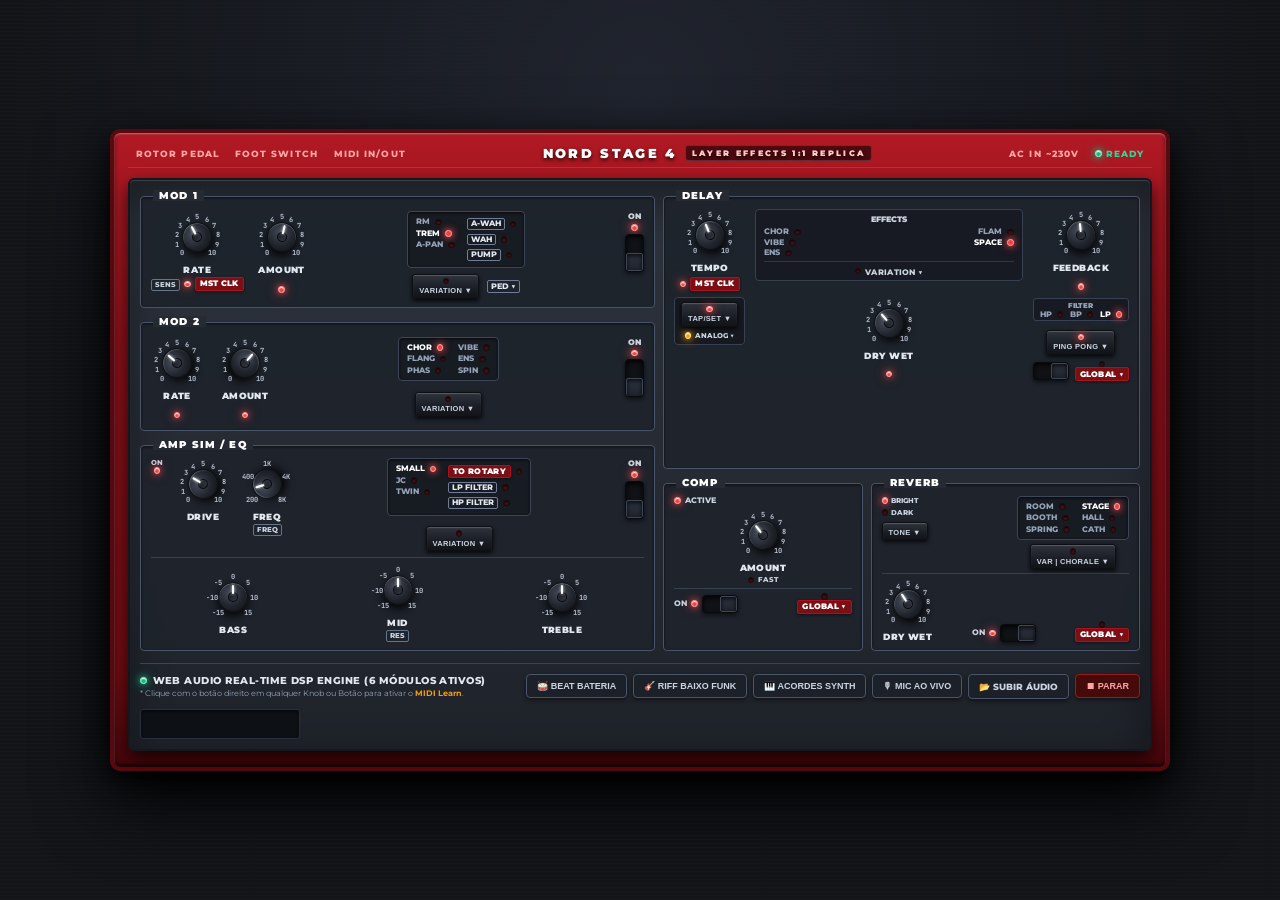
<file: public/layer-effects.html>
<!DOCTYPE html>
<html lang="pt-BR">
<head>
  <meta charset="UTF-8">
  <meta name="viewport" content="width=device-width, initial-scale=1.0">
  <title>Nord Layer Effects - Hardware Rack</title>
  <link rel="preconnect" href="https://fonts.googleapis.com">
  <link rel="preconnect" href="https://fonts.gstatic.com" crossorigin>
  <link href="https://fonts.googleapis.com/css2?family=Montserrat:wght@400;600;800;900&family=JetBrains+Mono:wght@500;700&display=swap" rel="stylesheet">
  <style>
    /* ================================================================
       RESET & BASE STYLES
       ================================================================ */
    *, *::before, *::after {
      box-sizing: border-box;
      margin: 0;
      padding: 0;
      user-select: none;
      -webkit-user-select: none;
    }

    body {
      background-color: #121418;
      background-image: 
        radial-gradient(circle at 50% 10%, #20242e 0%, transparent 60%),
        repeating-linear-gradient(0deg, rgba(255,255,255,0.015) 0px, rgba(255,255,255,0.015) 1px, transparent 1px, transparent 4px);
      color: #e0e4ec;
      font-family: 'Montserrat', sans-serif;
      min-height: 100vh;
      display: flex;
      flex-direction: column;
      align-items: center;
      justify-content: center;
      padding: 16px;
      overflow-x: hidden;
    }

    /* ================================================================
       NORD RED CHASSIS & BEVELS
       ================================================================ */
    .rack-chassis {
      position: relative;
      width: 100%;
      max-width: 1060px;
      background: linear-gradient(180deg, #b01923 0%, #871018 35%, #700b12 85%, #46060b 100%);
      border-radius: 10px;
      padding: 12px 14px 16px;
      box-shadow: 
        0 30px 70px rgba(0, 0, 0, 0.95),
        0 10px 25px rgba(0, 0, 0, 0.7),
        inset 0 1px 2px rgba(255, 255, 255, 0.4),
        inset 0 -2px 4px rgba(0, 0, 0, 0.8);
      border: 4px solid #5a090f;
    }

    .chassis-header {
      display: flex;
      align-items: center;
      justify-content: space-between;
      margin-bottom: 10px;
      padding: 0 8px;
      font-size: 9px;
      font-weight: 800;
      letter-spacing: 0.12em;
      color: #fca5a5;
      text-transform: uppercase;
      border-bottom: 1px solid rgba(255, 255, 255, 0.12);
      padding-bottom: 6px;
    }

    .chassis-title {
      font-size: 13px;
      font-weight: 900;
      color: #ffffff;
      letter-spacing: 0.18em;
      text-shadow: 0 2px 4px rgba(0, 0, 0, 0.8);
      display: flex;
      align-items: center;
      gap: 8px;
    }

    .chassis-badge {
      font-size: 8px;
      background: rgba(0, 0, 0, 0.55);
      padding: 2px 6px;
      border-radius: 3px;
      color: #fecaca;
      border: 1px solid rgba(255, 255, 255, 0.15);
    }

    /* ================================================================
       MAIN HARDWARE PANEL (DARK MATTE CHARCOAL)
       ================================================================ */
    .panel-faceplate {
      position: relative;
      background: #272b33;
      background: linear-gradient(180deg, #2d323c 0%, #252932 60%, #1e2229 100%);
      border: 2px solid #14171d;
      border-radius: 6px;
      padding: 10px;
      box-shadow: 
        inset 0 1px 1px rgba(255, 255, 255, 0.15),
        inset 0 20px 40px rgba(0, 0, 0, 0.4),
        0 8px 18px rgba(0, 0, 0, 0.7);
    }

    /* Grid Layout: Left Column (MOD 1, MOD 2, AMP/EQ) | Right Column (DELAY, COMP, REVERB) */
    .panel-grid {
      display: grid;
      grid-template-columns: 1.08fr 1fr;
      gap: 8px;
    }

    @media (max-width: 860px) {
      .panel-grid {
        grid-template-columns: 1fr;
      }
    }

    /* ================================================================
       SECTION BOXES (SILKSCREEN BORDERS & CUTOUT TITLES)
       ================================================================ */
    .section-box {
      position: relative;
      border: 1px solid #4a5468;
      border-radius: 4px;
      background: rgba(30, 35, 44, 0.92);
      padding: 10px 10px 8px;
      box-shadow: inset 0 1px 3px rgba(0, 0, 0, 0.6);
      margin-top: 6px;
    }

    .section-cutout-title {
      position: absolute;
      top: -7px;
      left: 12px;
      background: #262a33;
      padding: 0 6px;
      font-size: 9.5px;
      font-weight: 900;
      letter-spacing: 0.12em;
      color: #ffffff;
      text-transform: uppercase;
      z-index: 5;
    }

    /* ================================================================
       ROTARY KNOBS WITH RADIAL PRINTED SCALES
       ================================================================ */
    .knob-container {
      display: flex;
      flex-direction: column;
      align-items: center;
      position: relative;
      cursor: ns-resize;
      outline: none;
    }

    .knob-dial-assembly {
      position: relative;
      width: 52px;
      height: 52px;
      display: flex;
      align-items: center;
      justify-content: center;
    }

    .radial-tick {
      position: absolute;
      font-family: 'JetBrains Mono', monospace;
      font-size: 7px;
      font-weight: 700;
      color: #bcc3d2;
      pointer-events: none;
      transform: translate(-50%, -50%);
      line-height: 1;
    }

    .knob-wheel {
      width: 30px;
      height: 30px;
      border-radius: 50%;
      background: radial-gradient(circle at 40% 35%, #444b58 0%, #20242c 55%, #0f1115 100%);
      border: 1px solid #0e1014;
      box-shadow: 
        0 4px 8px rgba(0, 0, 0, 0.9),
        inset 0 1px 1px rgba(255, 255, 255, 0.25);
      position: relative;
      display: flex;
      align-items: center;
      justify-content: center;
      transform: rotate(0deg);
      transition: box-shadow 0.1s;
    }

    .knob-pointer-line {
      position: absolute;
      top: 2px;
      width: 2px;
      height: 8.5px;
      background: #ffffff;
      border-radius: 1px;
      box-shadow: 0 0 3px rgba(255, 255, 255, 0.95);
    }

    .knob-center-cap {
      width: 10px;
      height: 10px;
      border-radius: 50%;
      background: linear-gradient(135deg, #181b22, #323844);
      border: 1px solid rgba(0, 0, 0, 0.8);
      box-shadow: inset 0 1px 1px rgba(255, 255, 255, 0.1);
    }

    .knob-label {
      font-size: 8.5px;
      font-weight: 900;
      text-transform: uppercase;
      letter-spacing: 0.05em;
      color: #e2e8f0;
      margin-top: 3px;
      text-align: center;
      line-height: 1;
    }

    .knob-sub-badge {
      font-size: 6.5px;
      font-weight: 800;
      text-transform: uppercase;
      padding: 1px 3px;
      border-radius: 2px;
      margin-top: 2px;
      border: 1px solid #64748b;
      color: #cbd5e1;
      cursor: pointer;
    }

    .knob-sub-badge.active {
      background: #ffffff;
      color: #000000;
      border-color: #ffffff;
    }

    .midi-badge-dot {
      position: absolute;
      top: -2px;
      right: -2px;
      width: 8px;
      height: 8px;
      border-radius: 50%;
      background: #f59e0b;
      box-shadow: 0 0 5px #f59e0b;
      border: 1px solid #000;
      display: none;
    }

    .midi-badge-dot.visible {
      display: block;
    }

    /* Tooltip */
    .knob-tooltip {
      position: absolute;
      top: -20px;
      background: rgba(0, 0, 0, 0.92);
      border: 1px solid #64748b;
      border-radius: 3px;
      padding: 2px 5px;
      font-family: 'JetBrains Mono', monospace;
      font-size: 8.5px;
      color: #38bdf8;
      pointer-events: none;
      white-space: nowrap;
      display: none;
      z-index: 50;
      box-shadow: 0 4px 10px rgba(0, 0, 0, 0.8);
    }

    .knob-container:hover .knob-tooltip,
    .knob-container.dragging .knob-tooltip {
      display: block;
    }

    /* ================================================================
       TACTILE PUSH BUTTONS & ROCKER SWITCHES
       ================================================================ */
    .tactile-btn {
      position: relative;
      background: linear-gradient(180deg, #2e333d 0%, #1a1d24 60%, #111317 100%);
      border: 1px solid #0d0f13;
      border-radius: 3px;
      padding: 3px 6px;
      box-shadow: 
        0 2px 4px rgba(0, 0, 0, 0.8),
        inset 0 1px 1px rgba(255, 255, 255, 0.2);
      cursor: pointer;
      display: inline-flex;
      flex-direction: column;
      align-items: center;
      justify-content: center;
      outline: none;
      transition: transform 0.05s, box-shadow 0.05s;
    }

    .tactile-btn:active, .tactile-btn.pressed {
      transform: translateY(1.5px);
      box-shadow: inset 0 2px 4px rgba(0, 0, 0, 0.9);
      background: linear-gradient(180deg, #181a20 0%, #252932 100%);
    }

    .btn-label-text {
      font-size: 7.5px;
      font-weight: 800;
      text-transform: uppercase;
      letter-spacing: 0.04em;
      color: #cbd5e1;
      line-height: 1;
      margin-top: 3px;
    }

    .btn-red-pill {
      background: #7a0f16;
      color: #ffffff !important;
      padding: 1.5px 4px;
      border-radius: 2px;
      font-size: 7.5px;
      font-weight: 900;
      letter-spacing: 0.04em;
      border: 1px solid #a8131e;
      box-shadow: 0 1px 3px rgba(0,0,0,0.5);
    }

    .btn-boxed-text {
      border: 1px solid #717d96;
      padding: 1px 3px;
      border-radius: 2px;
      color: #e2e8f0;
      font-size: 7.5px;
      font-weight: 800;
    }

    /* Rocker Switch */
    .rocker-wrapper {
      display: flex;
      flex-direction: column;
      align-items: center;
      gap: 3px;
    }

    .rocker-label {
      font-size: 8px;
      font-weight: 900;
      color: #cbd5e1;
      letter-spacing: 0.04em;
    }

    .rocker-switch {
      width: 19px;
      height: 38px;
      background: #101216;
      border-radius: 4px;
      border: 1.5px solid #080a0c;
      box-shadow: inset 0 2px 5px rgba(0,0,0,0.9), 0 2px 4px rgba(0,0,0,0.6);
      position: relative;
      cursor: pointer;
      display: flex;
      flex-direction: column;
      overflow: hidden;
    }

    .rocker-paddle {
      width: 100%;
      height: 52%;
      background: linear-gradient(180deg, #4b5262 0%, #2d3340 100%);
      border-radius: 2px;
      border: 1px solid #636c7f;
      transition: transform 0.12s ease-out, background 0.12s;
      box-shadow: 0 2px 4px rgba(0,0,0,0.7);
    }

    .rocker-switch.on .rocker-paddle {
      transform: translateY(18px);
      background: linear-gradient(180deg, #2d3340 0%, #1f232c 100%);
      border-color: #3f4656;
      box-shadow: inset 0 2px 4px rgba(0,0,0,0.8);
    }

    /* Horizontal Rocker Switch */
    .rocker-switch.horizontal {
      width: 36px;
      height: 18px;
      flex-direction: row;
    }

    .rocker-switch.horizontal .rocker-paddle {
      width: 52%;
      height: 100%;
    }

    .rocker-switch.horizontal.on .rocker-paddle {
      transform: translateX(17px);
    }

    /* ================================================================
       VIVID LED INDICATORS
       =============================================================== */
    .led-dot {
      width: 6.5px;
      height: 6.5px;
      border-radius: 50%;
      background: #3a1215;
      border: 1px solid #20080a;
      box-shadow: inset 0 1px 1px rgba(0,0,0,0.8);
      display: inline-block;
      transition: background 0.1s, box-shadow 0.1s;
    }

    .led-dot.on {
      background: #ef4444;
      border-color: #fca5a5;
      box-shadow: 
        0 0 6px #ef4444,
        0 0 12px rgba(239, 68, 68, 0.7),
        inset 0 1px 1px #ffffff;
    }

    .led-dot.amber.on {
      background: #f59e0b;
      border-color: #fde68a;
      box-shadow: 
        0 0 6px #f59e0b,
        0 0 12px rgba(245, 158, 11, 0.7),
        inset 0 1px 1px #ffffff;
    }

    .led-dot.green.on {
      background: #10b981;
      border-color: #a7f3d0;
      box-shadow: 
        0 0 6px #10b981,
        0 0 12px rgba(16, 185, 129, 0.7),
        inset 0 1px 1px #ffffff;
    }

    /* ================================================================
       VERTICAL SELECTOR COLUMNS (e.g. RM, TREM, A-PAN / CHOR, FLANG, etc)
       ================================================================ */
    .vertical-selector-matrix {
      display: flex;
      gap: 12px;
      background: #171b22;
      border: 1px solid #3d4658;
      border-radius: 4px;
      padding: 6px 8px;
      box-shadow: inset 0 1px 3px rgba(0,0,0,0.7);
    }

    .selector-col {
      display: flex;
      flex-direction: column;
      gap: 4px;
    }

    .selector-row-item {
      display: flex;
      align-items: center;
      gap: 5px;
      font-size: 7.5px;
      font-weight: 800;
      color: #94a3b8;
      cursor: pointer;
      line-height: 1;
    }

    .selector-row-item:hover {
      color: #ffffff;
    }

    .selector-row-item.active {
      color: #ffffff;
    }

    .selector-row-item.active .led-dot {
      background: #ef4444;
      border-color: #fca5a5;
      box-shadow: 0 0 6px #ef4444, 0 0 10px rgba(239, 68, 68, 0.7);
    }

    /* ================================================================
       REALTIME TEST AUDIO CONTROLLER & VISUALIZER BAR
       ================================================================ */
    .audio-player-dock {
      margin-top: 12px;
      padding-top: 10px;
      border-top: 1px solid #3c4456;
      display: flex;
      flex-wrap: wrap;
      align-items: center;
      justify-content: space-between;
      gap: 10px;
    }

    .player-btn-group {
      display: flex;
      align-items: center;
      gap: 6px;
      flex-wrap: wrap;
    }

    .audio-src-btn {
      background: #1b2029;
      border: 1px solid #4a5568;
      border-radius: 4px;
      color: #cbd5e1;
      font-size: 9px;
      font-weight: 800;
      text-transform: uppercase;
      padding: 6px 10px;
      cursor: pointer;
      display: flex;
      align-items: center;
      gap: 5px;
      box-shadow: 0 2px 4px rgba(0,0,0,0.5);
      transition: all 0.15s;
    }

    .audio-src-btn:hover {
      background: #2a3342;
      border-color: #64748b;
      color: #ffffff;
    }

    .audio-src-btn.active {
      background: #991b1b;
      border-color: #ef4444;
      color: #ffffff;
      box-shadow: 0 0 10px rgba(239, 68, 68, 0.6);
    }

    .visualizer-canvas {
      width: 160px;
      height: 30px;
      border-radius: 3px;
      background: #0d1015;
      border: 1px solid #28303e;
      box-shadow: inset 0 1px 3px rgba(0,0,0,0.8);
    }

    /* ================================================================
       FLOATING MIDI LEARN MODAL
       ================================================================ */
    .midi-modal-overlay {
      position: fixed;
      inset: 0;
      background: rgba(0, 0, 0, 0.75);
      backdrop-filter: blur(3px);
      z-index: 1000;
      display: none;
      align-items: center;
      justify-content: center;
    }

    .midi-modal-overlay.open {
      display: flex;
    }

    .midi-modal-card {
      background: #1e232b;
      border: 2px solid #5a667d;
      border-radius: 8px;
      box-shadow: 0 25px 60px rgba(0,0,0,0.95);
      width: 90%;
      max-width: 440px;
      padding: 20px;
      color: #e2e8f0;
      text-align: center;
    }

    .midi-modal-card h3 {
      font-size: 14px;
      font-weight: 900;
      text-transform: uppercase;
      letter-spacing: 0.1em;
      color: #ffffff;
      margin-bottom: 8px;
    }

    .midi-pulse-box {
      background: #12151b;
      border: 1px dashed #f59e0b;
      border-radius: 6px;
      padding: 16px;
      margin: 14px 0;
      font-family: 'JetBrains Mono', monospace;
      font-size: 11px;
      color: #fbbf24;
      animation: pulseBorder 1.5s infinite;
    }

    @keyframes pulseBorder {
      0%, 100% { border-color: #f59e0b; box-shadow: 0 0 8px rgba(245, 158, 11, 0.3); }
      50% { border-color: #ef4444; box-shadow: 0 0 16px rgba(239, 68, 68, 0.6); }
    }

    .midi-modal-actions {
      display: flex;
      justify-content: center;
      gap: 10px;
      margin-top: 14px;
    }

    .midi-modal-actions button {
      padding: 6px 14px;
      font-size: 10px;
      font-weight: 800;
      border-radius: 4px;
      cursor: pointer;
      text-transform: uppercase;
      border: 1px solid #475569;
      background: #334155;
      color: #ffffff;
    }
  </style>
</head>
<body>

  <!-- NORD RED METALLIC CHASSIS -->
  <div class="rack-chassis">
    <!-- Top Red Lip -->
    <div class="chassis-header">
      <div style="display:flex; gap:16px;">
        <span>ROTOR PEDAL</span>
        <span>FOOT SWITCH</span>
        <span>MIDI IN/OUT</span>
      </div>
      <div class="chassis-title">
        <span>NORD STAGE 4</span>
        <span class="chassis-badge">LAYER EFFECTS 1:1 REPLICA</span>
      </div>
      <div style="display:flex; gap:16px; align-items:center;">
        <span>AC IN ~230V</span>
        <span style="color:#34d399; display:flex; align-items:center; gap:4px;">
          <span class="led-dot green on"></span> READY
        </span>
      </div>
    </div>

    <!-- MAIN DARK MATTE HARDWARE FACEPLATE -->
    <div class="panel-faceplate">
      <div class="panel-grid">
        
        <!-- ============================================================
             LEFT COLUMN: MOD 1, MOD 2, AMP SIM / EQ
             ============================================================ -->
        <div style="display:flex; flex-direction:column; gap:8px;">
          
          <!-- 1. MOD 1 -->
          <div class="section-box" id="sec-mod1">
            <div class="section-cutout-title">MOD 1</div>
            <div style="display:flex; justify-content:space-between; align-items:flex-start; margin-top:4px;">
              <!-- Left Knobs: RATE & AMOUNT -->
              <div style="display:flex; gap:12px;">
                <!-- RATE Knob -->
                <div class="knob-container" id="knob-mod1-rate" data-min="0" data-max="10" data-step="0.1" data-val="4.0" data-id="mod1Rate" data-label="RATE">
                  <div class="knob-tooltip">4.0</div>
                  <div class="knob-dial-assembly">
                    <div class="midi-badge-dot"></div>
                    <div class="knob-wheel"><div class="knob-pointer-line"></div><div class="knob-center-cap"></div></div>
                  </div>
                  <div class="knob-label">RATE</div>
                  <div style="display:flex; gap:4px; align-items:center; margin-top:2px;">
                    <span class="knob-sub-badge" id="btn-mod1-sens">SENS</span>
                    <span class="led-dot on" id="led-mod1-mstclk"></span>
                    <span class="btn-red-pill" id="btn-mod1-mstclk" style="cursor:pointer;">MST CLK</span>
                  </div>
                </div>

                <!-- AMOUNT Knob -->
                <div class="knob-container" id="knob-mod1-amount" data-min="0" data-max="10" data-step="0.1" data-val="5.5" data-id="mod1Amount" data-label="AMOUNT">
                  <div class="knob-tooltip">5.5</div>
                  <div class="knob-dial-assembly">
                    <div class="midi-badge-dot"></div>
                    <div class="knob-wheel"><div class="knob-pointer-line"></div><div class="knob-center-cap"></div></div>
                  </div>
                  <div class="knob-label">AMOUNT</div>
                  <div style="margin-top:3px;"><span class="led-dot on" id="led-mod1-active"></span></div>
                </div>
              </div>

              <!-- Center Vertical Selector: RM, TREM, A-PAN / A-WAH, WAH, PUMP -->
              <div style="display:flex; flex-direction:column; align-items:center;">
                <div class="vertical-selector-matrix">
                  <div class="selector-col">
                    <div class="selector-row-item" data-eff="RM" onclick="selectMod1('RM')"><span>RM</span><span class="led-dot"></span></div>
                    <div class="selector-row-item active" data-eff="TREM" onclick="selectMod1('TREM')"><span>TREM</span><span class="led-dot on"></span></div>
                    <div class="selector-row-item" data-eff="A-PAN" onclick="selectMod1('A-PAN')"><span>A-PAN</span><span class="led-dot"></span></div>
                  </div>
                  <div class="selector-col">
                    <div class="selector-row-item" data-eff="A-WAH" onclick="selectMod1('A-WAH')"><span class="btn-boxed-text">A-WAH</span><span class="led-dot"></span></div>
                    <div class="selector-row-item" data-eff="WAH" onclick="selectMod1('WAH')"><span class="btn-boxed-text">WAH</span><span class="led-dot"></span></div>
                    <div class="selector-row-item" data-eff="PUMP" onclick="selectMod1('PUMP')"><span class="btn-boxed-text">PUMP</span><span class="led-dot"></span></div>
                  </div>
                </div>

                <!-- VARIATION & PED BUTTONS -->
                <div style="display:flex; gap:8px; align-items:center; margin-top:6px;">
                  <button class="tactile-btn" id="btn-mod1-var" onclick="toggleMod1Var()">
                    <span class="led-dot" id="led-mod1-var"></span>
                    <span class="btn-label-text">VARIATION ▼</span>
                  </button>
                  <span class="btn-boxed-text" id="btn-mod1-ped" style="cursor:pointer;" onclick="toggleMod1Ped()">PED ▼</span>
                </div>
              </div>

              <!-- Right: ON ROCKER SWITCH -->
              <div class="rocker-wrapper">
                <span class="rocker-label">ON</span>
                <span class="led-dot on" id="led-mod1-on"></span>
                <div class="rocker-switch on" id="sw-mod1-on" onclick="toggleSwitch('mod1')">
                  <div class="rocker-paddle"></div>
                </div>
              </div>
            </div>
          </div>

          <!-- 2. MOD 2 -->
          <div class="section-box" id="sec-mod2">
            <div class="section-cutout-title">MOD 2</div>
            <div style="display:flex; justify-content:space-between; align-items:flex-start; margin-top:4px;">
              <!-- Knobs: RATE & AMOUNT -->
              <div style="display:flex; gap:16px;">
                <div class="knob-container" id="knob-mod2-rate" data-min="0" data-max="10" data-step="0.1" data-val="3.2" data-id="mod2Rate" data-label="RATE">
                  <div class="knob-tooltip">3.2</div>
                  <div class="knob-dial-assembly">
                    <div class="midi-badge-dot"></div>
                    <div class="knob-wheel"><div class="knob-pointer-line"></div><div class="knob-center-cap"></div></div>
                  </div>
                  <div class="knob-label">RATE</div>
                  <div style="margin-top:3px;"><span class="led-dot on" id="led-mod2-rate"></span></div>
                </div>

                <div class="knob-container" id="knob-mod2-amount" data-min="0" data-max="10" data-step="0.1" data-val="6.5" data-id="mod2Amount" data-label="AMOUNT">
                  <div class="knob-tooltip">6.5</div>
                  <div class="knob-dial-assembly">
                    <div class="midi-badge-dot"></div>
                    <div class="knob-wheel"><div class="knob-pointer-line"></div><div class="knob-center-cap"></div></div>
                  </div>
                  <div class="knob-label">AMOUNT</div>
                  <div style="margin-top:3px;"><span class="led-dot on" id="led-mod2-amount"></span></div>
                </div>
              </div>

              <!-- Selector: CHOR, FLANG, PHAS / VIBE, ENS, SPIN -->
              <div style="display:flex; flex-direction:column; align-items:center;">
                <div class="vertical-selector-matrix">
                  <div class="selector-col">
                    <div class="selector-row-item active" data-eff="CHOR" onclick="selectMod2('CHOR')"><span>CHOR</span><span class="led-dot on"></span></div>
                    <div class="selector-row-item" data-eff="FLANG" onclick="selectMod2('FLANG')"><span>FLANG</span><span class="led-dot"></span></div>
                    <div class="selector-row-item" data-eff="PHAS" onclick="selectMod2('PHAS')"><span>PHAS</span><span class="led-dot"></span></div>
                  </div>
                  <div class="selector-col">
                    <div class="selector-row-item" data-eff="VIBE" onclick="selectMod2('VIBE')"><span>VIBE</span><span class="led-dot"></span></div>
                    <div class="selector-row-item" data-eff="ENS" onclick="selectMod2('ENS')"><span>ENS</span><span class="led-dot"></span></div>
                    <div class="selector-row-item" data-eff="SPIN" onclick="selectMod2('SPIN')"><span>SPIN</span><span class="led-dot"></span></div>
                  </div>
                </div>

                <!-- VARIATION BUTTON -->
                <div style="margin-top:6px;">
                  <button class="tactile-btn" id="btn-mod2-var" onclick="toggleMod2Var()">
                    <span class="led-dot" id="led-mod2-var"></span>
                    <span class="btn-label-text">VARIATION ▼</span>
                  </button>
                </div>
              </div>

              <!-- Right: ON ROCKER SWITCH -->
              <div class="rocker-wrapper">
                <span class="rocker-label">ON</span>
                <span class="led-dot on" id="led-mod2-on"></span>
                <div class="rocker-switch on" id="sw-mod2-on" onclick="toggleSwitch('mod2')">
                  <div class="rocker-paddle"></div>
                </div>
              </div>
            </div>
          </div>

          <!-- 3. AMP SIM / EQ -->
          <div class="section-box" id="sec-amp-eq">
            <div class="section-cutout-title">AMP SIM / EQ</div>
            
            <!-- Top Row: DRIVE, FREQ & Models -->
            <div style="display:flex; justify-content:space-between; align-items:flex-start; border-bottom:1px solid #374151; padding-bottom:6px; margin-top:2px;">
              <div style="display:flex; gap:12px; align-items:flex-start;">
                <!-- Upper ON Indicator -->
                <div style="display:flex; flex-direction:column; align-items:center; margin-right:2px;">
                  <span style="font-size:7px; font-weight:800; color:#cbd5e1;">ON</span>
                  <span class="led-dot on" id="led-amp-on1"></span>
                </div>

                <!-- DRIVE Knob -->
                <div class="knob-container" id="knob-amp-drive" data-min="0" data-max="10" data-step="0.1" data-val="2.8" data-id="drive" data-label="DRIVE">
                  <div class="knob-tooltip">2.8</div>
                  <div class="knob-dial-assembly">
                    <div class="midi-badge-dot"></div>
                    <div class="knob-wheel"><div class="knob-pointer-line"></div><div class="knob-center-cap"></div></div>
                  </div>
                  <div class="knob-label">DRIVE</div>
                </div>

                <!-- FREQ Knob (200Hz - 8KHz) -->
                <div class="knob-container" id="knob-eq-freq" data-min="200" data-max="8000" data-step="50" data-val="1000" data-scale="freq" data-id="eqMidFreq" data-label="FREQ">
                  <div class="knob-tooltip">1.0 kHz</div>
                  <div class="knob-dial-assembly">
                    <div class="midi-badge-dot"></div>
                    <div class="knob-wheel"><div class="knob-pointer-line"></div><div class="knob-center-cap"></div></div>
                  </div>
                  <div class="knob-label">FREQ</div>
                  <span class="knob-sub-badge" id="btn-freq-mode">FREQ</span>
                </div>
              </div>

              <!-- Amp Model Selector -->
              <div style="display:flex; flex-direction:column; align-items:center;">
                <div class="vertical-selector-matrix">
                  <div class="selector-col">
                    <div class="selector-row-item active" data-model="SMALL" onclick="selectAmp('SMALL')"><span>SMALL</span><span class="led-dot on"></span></div>
                    <div class="selector-row-item" data-model="JC" onclick="selectAmp('JC')"><span>JC</span><span class="led-dot"></span></div>
                    <div class="selector-row-item" data-model="TWIN" onclick="selectAmp('TWIN')"><span>TWIN</span><span class="led-dot"></span></div>
                  </div>
                  <div class="selector-col">
                    <div class="selector-row-item" data-model="ROTARY" onclick="selectAmp('ROTARY')"><span class="btn-red-pill">TO ROTARY</span><span class="led-dot"></span></div>
                    <div class="selector-row-item" data-model="LP_FILTER" onclick="selectAmp('LP_FILTER')"><span class="btn-boxed-text">LP FILTER</span><span class="led-dot"></span></div>
                    <div class="selector-row-item" data-model="HP_FILTER" onclick="selectAmp('HP_FILTER')"><span class="btn-boxed-text">HP FILTER</span><span class="led-dot"></span></div>
                  </div>
                </div>
                <div style="margin-top:6px;">
                  <button class="tactile-btn" id="btn-amp-var">
                    <span class="led-dot" id="led-amp-var"></span>
                    <span class="btn-label-text">VARIATION ▼</span>
                  </button>
                </div>
              </div>

              <!-- Upper ON Rocker Switch -->
              <div class="rocker-wrapper">
                <span class="rocker-label">ON</span>
                <span class="led-dot on" id="led-amp-on2"></span>
                <div class="rocker-switch on" id="sw-amp-on" onclick="toggleSwitch('amp')">
                  <div class="rocker-paddle"></div>
                </div>
              </div>
            </div>

            <!-- Bottom Row: 3 EQ Knobs (-15 to +15 dB) -->
            <div style="display:flex; justify-content:space-around; align-items:center; padding-top:6px;">
              <!-- BASS Knob -->
              <div class="knob-container" id="knob-eq-bass" data-min="-15" data-max="15" data-step="0.5" data-val="0" data-scale="eq" data-unit="dB" data-id="eqBass" data-label="BASS">
                <div class="knob-tooltip">0.0 dB</div>
                <div class="knob-dial-assembly">
                  <div class="midi-badge-dot"></div>
                  <div class="knob-wheel"><div class="knob-pointer-line"></div><div class="knob-center-cap"></div></div>
                </div>
                <div class="knob-label">BASS</div>
              </div>

              <!-- MID Knob -->
              <div class="knob-container" id="knob-eq-mid" data-min="-15" data-max="15" data-step="0.5" data-val="0" data-scale="eq" data-unit="dB" data-id="eqMid" data-label="MID">
                <div class="knob-tooltip">0.0 dB</div>
                <div class="knob-dial-assembly">
                  <div class="midi-badge-dot"></div>
                  <div class="knob-wheel"><div class="knob-pointer-line"></div><div class="knob-center-cap"></div></div>
                </div>
                <div class="knob-label">MID</div>
                <span class="knob-sub-badge" id="btn-mid-res">RES</span>
              </div>

              <!-- TREBLE Knob -->
              <div class="knob-container" id="knob-eq-treble" data-min="-15" data-max="15" data-step="0.5" data-val="0" data-scale="eq" data-unit="dB" data-id="eqTreble" data-label="TREBLE">
                <div class="knob-tooltip">0.0 dB</div>
                <div class="knob-dial-assembly">
                  <div class="midi-badge-dot"></div>
                  <div class="knob-wheel"><div class="knob-pointer-line"></div><div class="knob-center-cap"></div></div>
                </div>
                <div class="knob-label">TREBLE</div>
              </div>
            </div>
          </div>
        </div>

        <!-- ============================================================
             RIGHT COLUMN: DELAY, COMP, REVERB
             ============================================================ -->
        <div style="display:flex; flex-direction:column; gap:8px;">
          
          <!-- 1. DELAY -->
          <div class="section-box" id="sec-delay" style="flex:1;">
            <div class="section-cutout-title">DELAY</div>
            <div style="display:grid; grid-template-columns:auto 1fr auto; gap:10px; align-items:start; margin-top:2px;">
              
              <!-- Left: TEMPO + MST CLK + TAP/SET + ANALOG -->
              <div style="display:flex; flex-direction:column; align-items:center;">
                <div class="knob-container" id="knob-delay-tempo" data-min="0" data-max="10" data-step="0.1" data-val="4.2" data-id="delayTempo" data-label="TEMPO">
                  <div class="knob-tooltip">4.2</div>
                  <div class="knob-dial-assembly">
                    <div class="midi-badge-dot"></div>
                    <div class="knob-wheel"><div class="knob-pointer-line"></div><div class="knob-center-cap"></div></div>
                  </div>
                  <div class="knob-label">TEMPO</div>
                </div>
                <div style="display:flex; gap:4px; align-items:center; margin-top:4px;">
                  <span class="led-dot on" id="led-delay-mstclk"></span>
                  <span class="btn-red-pill" id="btn-delay-mstclk" style="cursor:pointer;">MST CLK</span>
                </div>
                <!-- TAP/SET & ANALOG -->
                <div style="margin-top:6px; display:flex; flex-direction:column; align-items:center; gap:4px; background:#161920; padding:4px 6px; border-radius:4px; border:1px solid #374151;">
                  <button class="tactile-btn" id="btn-delay-tap" onclick="handleTapTempo()">
                    <span class="led-dot on" id="led-delay-tap"></span>
                    <span class="btn-label-text">TAP/SET ▼</span>
                  </button>
                  <div style="display:flex; gap:4px; align-items:center; cursor:pointer;" onclick="toggleDelayAnalog()">
                    <span class="led-dot amber on" id="led-delay-analog"></span>
                    <span style="font-size:7px; font-weight:800; color:#cbd5e1;">ANALOG ▼</span>
                  </div>
                </div>
              </div>

              <!-- Center: EFFECTS Matrix + DRY/WET Knob -->
              <div style="display:flex; flex-direction:column; align-items:center; justify-content:space-between; height:100%;">
                <div style="background:#171a22; border:1px solid #374151; border-radius:4px; padding:4px 8px; width:100%;">
                  <div style="font-size:8px; font-weight:900; text-align:center; color:#cbd5e1; margin-bottom:4px;">EFFECTS</div>
                  <div style="display:flex; justify-content:space-between;">
                    <div style="display:flex; flex-direction:column; gap:3px;">
                      <div class="selector-row-item" data-deff="CHOR" onclick="selectDelayEff('CHOR')"><span>CHOR</span><span class="led-dot"></span></div>
                      <div class="selector-row-item" data-deff="VIBE" onclick="selectDelayEff('VIBE')"><span>VIBE</span><span class="led-dot"></span></div>
                      <div class="selector-row-item" data-deff="ENS" onclick="selectDelayEff('ENS')"><span>ENS</span><span class="led-dot"></span></div>
                    </div>
                    <div style="display:flex; flex-direction:column; gap:3px; align-items:flex-end;">
                      <div class="selector-row-item" data-deff="FLAM" onclick="selectDelayEff('FLAM')"><span>FLAM</span><span class="led-dot"></span></div>
                      <div class="selector-row-item active" data-deff="SPACE" onclick="selectDelayEff('SPACE')"><span>SPACE</span><span class="led-dot on"></span></div>
                    </div>
                  </div>
                  <div style="display:flex; justify-content:center; gap:4px; align-items:center; margin-top:4px; border-top:1px solid #2d3748; padding-top:4px;">
                    <span class="led-dot" id="led-delay-var"></span>
                    <span class="btn-label-text" style="cursor:pointer;">VARIATION ▼</span>
                  </div>
                </div>

                <div class="knob-container" id="knob-delay-drywet" data-min="0" data-max="10" data-step="0.1" data-val="3.5" data-id="delayDryWet" data-label="DRY  WET" style="margin-top:6px;">
                  <div class="knob-tooltip">3.5</div>
                  <div class="knob-dial-assembly">
                    <div class="midi-badge-dot"></div>
                    <div class="knob-wheel"><div class="knob-pointer-line"></div><div class="knob-center-cap"></div></div>
                  </div>
                  <div class="knob-label">DRY  WET</div>
                  <div style="margin-top:2px;"><span class="led-dot on" id="led-delay-drywet"></span></div>
                </div>
              </div>

              <!-- Right: FEEDBACK + FILTER (HP/BP/LP) + PING PONG + ON / GLOBAL -->
              <div style="display:flex; flex-direction:column; align-items:center;">
                <div class="knob-container" id="knob-delay-feedback" data-min="0" data-max="10" data-step="0.1" data-val="4.8" data-id="delayFeedback" data-label="FEEDBACK">
                  <div class="knob-tooltip">4.8</div>
                  <div class="knob-dial-assembly">
                    <div class="midi-badge-dot"></div>
                    <div class="knob-wheel"><div class="knob-pointer-line"></div><div class="knob-center-cap"></div></div>
                  </div>
                  <div class="knob-label">FEEDBACK</div>
                  <div style="margin-top:2px;"><span class="led-dot on" id="led-delay-fb"></span></div>
                </div>

                <!-- FILTER HP / BP / LP -->
                <div style="background:#171a22; border:1px solid #374151; border-radius:3px; padding:2px 6px; margin-top:4px; width:100%;">
                  <div style="font-size:7px; font-weight:900; text-align:center; color:#94a3b8;">FILTER</div>
                  <div style="display:flex; justify-content:space-between; gap:4px; margin-top:1px;">
                    <span class="selector-row-item" data-dfilt="HP" onclick="selectDelayFilter('HP')"><span>HP</span><span class="led-dot"></span></span>
                    <span class="selector-row-item" data-dfilt="BP" onclick="selectDelayFilter('BP')"><span>BP</span><span class="led-dot"></span></span>
                    <span class="selector-row-item active" data-dfilt="LP" onclick="selectDelayFilter('LP')"><span>LP</span><span class="led-dot on"></span></span>
                  </div>
                </div>

                <!-- PING PONG -->
                <div style="margin-top:4px;">
                  <button class="tactile-btn" id="btn-delay-pingpong" onclick="toggleDelayPingPong()">
                    <span class="led-dot on" id="led-delay-pingpong"></span>
                    <span class="btn-label-text">PING PONG ▼</span>
                  </button>
                </div>

                <!-- Switch ON & GLOBAL -->
                <div style="display:flex; gap:6px; align-items:center; margin-top:6px;">
                  <div class="rocker-switch horizontal on" id="sw-delay-on" onclick="toggleSwitch('delay')">
                    <div class="rocker-paddle"></div>
                  </div>
                  <div style="display:flex; flex-direction:column; align-items:center;">
                    <span class="led-dot" id="led-delay-global"></span>
                    <span class="btn-red-pill" id="btn-delay-global" style="cursor:pointer;" onclick="toggleDelayGlobal()">GLOBAL ▼</span>
                  </div>
                </div>
              </div>

            </div>
          </div>

          <!-- Lower Right Row: COMP on Left, REVERB on Right -->
          <div style="display:grid; grid-template-columns:1fr 1.35fr; gap:8px;">
            
            <!-- 2. COMP -->
            <div class="section-box" id="sec-comp">
              <div class="section-cutout-title">COMP</div>
              <div style="display:flex; align-items:center; gap:4px; margin-top:2px;">
                <span class="led-dot on" id="led-comp-active"></span>
                <span style="font-size:7.5px; font-weight:800; color:#cbd5e1;">ACTIVE</span>
              </div>

              <!-- AMOUNT Knob -->
              <div style="display:flex; flex-direction:column; align-items:center; margin:4px 0;">
                <div class="knob-container" id="knob-comp-amount" data-min="0" data-max="10" data-step="0.1" data-val="3.6" data-id="compAmount" data-label="AMOUNT">
                  <div class="knob-tooltip">3.6</div>
                  <div class="knob-dial-assembly">
                    <div class="midi-badge-dot"></div>
                    <div class="knob-wheel"><div class="knob-pointer-line"></div><div class="knob-center-cap"></div></div>
                  </div>
                  <div class="knob-label">AMOUNT</div>
                </div>
                <div style="display:flex; gap:4px; align-items:center; margin-top:3px; cursor:pointer;" onclick="toggleCompFast()">
                  <span class="led-dot" id="led-comp-fast"></span>
                  <span style="font-size:7px; font-weight:800; color:#cbd5e1;">FAST</span>
                </div>
              </div>

              <!-- Switch & GLOBAL -->
              <div style="display:flex; justify-content:space-between; align-items:center; border-top:1px solid #374151; padding-top:4px;">
                <div style="display:flex; gap:4px; align-items:center;">
                  <span style="font-size:7.5px; font-weight:800; color:#cbd5e1;">ON</span>
                  <span class="led-dot on" id="led-comp-on"></span>
                  <div class="rocker-switch horizontal on" id="sw-comp-on" onclick="toggleSwitch('comp')">
                    <div class="rocker-paddle"></div>
                  </div>
                </div>
                <div style="display:flex; flex-direction:column; align-items:center;">
                  <span class="led-dot" id="led-comp-global"></span>
                  <span class="btn-red-pill" id="btn-comp-global" style="cursor:pointer;" onclick="toggleCompGlobal()">GLOBAL ▼</span>
                </div>
              </div>
            </div>

            <!-- 3. REVERB -->
            <div class="section-box" id="sec-reverb">
              <div class="section-cutout-title">REVERB</div>
              <div style="display:flex; justify-content:space-between; align-items:flex-start; margin-top:2px;">
                <!-- BRIGHT / DARK -->
                <div style="display:flex; flex-direction:column; gap:3px;">
                  <div style="display:flex; gap:3px; align-items:center;">
                    <span class="led-dot on" id="led-reverb-bright"></span>
                    <span style="font-size:7px; font-weight:800; color:#cbd5e1;">BRIGHT</span>
                  </div>
                  <div style="display:flex; gap:3px; align-items:center;">
                    <span class="led-dot" id="led-reverb-dark"></span>
                    <span style="font-size:7px; font-weight:800; color:#cbd5e1;">DARK</span>
                  </div>
                  <button class="tactile-btn" style="margin-top:2px;" onclick="toggleReverbTone()">
                    <span class="btn-label-text">TONE ▼</span>
                  </button>
                </div>

                <!-- ROOM/BOOTH/SPRING / STAGE/HALL/CATH -->
                <div style="display:flex; flex-direction:column; align-items:center;">
                  <div class="vertical-selector-matrix">
                    <div class="selector-col">
                      <div class="selector-row-item" data-rev="ROOM" onclick="selectReverb('ROOM')"><span>ROOM</span><span class="led-dot"></span></div>
                      <div class="selector-row-item" data-rev="BOOTH" onclick="selectReverb('BOOTH')"><span>BOOTH</span><span class="led-dot"></span></div>
                      <div class="selector-row-item" data-rev="SPRING" onclick="selectReverb('SPRING')"><span>SPRING</span><span class="led-dot"></span></div>
                    </div>
                    <div class="selector-col">
                      <div class="selector-row-item active" data-rev="STAGE" onclick="selectReverb('STAGE')"><span>STAGE</span><span class="led-dot on"></span></div>
                      <div class="selector-row-item" data-rev="HALL" onclick="selectReverb('HALL')"><span>HALL</span><span class="led-dot"></span></div>
                      <div class="selector-row-item" data-rev="CATH" onclick="selectReverb('CATH')"><span>CATH</span><span class="led-dot"></span></div>
                    </div>
                  </div>
                  <button class="tactile-btn" style="margin-top:4px;" id="btn-reverb-chorale" onclick="toggleReverbChorale()">
                    <span class="led-dot" id="led-reverb-chorale"></span>
                    <span class="btn-label-text">VAR | CHORALE ▼</span>
                  </button>
                </div>
              </div>

              <!-- Bottom Row: DRY/WET + ON + GLOBAL -->
              <div style="display:flex; justify-content:space-between; align-items:flex-end; border-top:1px solid #374151; padding-top:4px; margin-top:4px;">
                <div class="knob-container" id="knob-reverb-drywet" data-min="0" data-max="10" data-step="0.1" data-val="3.8" data-id="reverbDryWet" data-label="DRY  WET">
                  <div class="knob-tooltip">3.8</div>
                  <div class="knob-dial-assembly">
                    <div class="midi-badge-dot"></div>
                    <div class="knob-wheel"><div class="knob-pointer-line"></div><div class="knob-center-cap"></div></div>
                  </div>
                  <div class="knob-label">DRY  WET</div>
                </div>

                <div style="display:flex; gap:4px; align-items:center;">
                  <span style="font-size:7.5px; font-weight:800; color:#cbd5e1;">ON</span>
                  <span class="led-dot on" id="led-reverb-on"></span>
                  <div class="rocker-switch horizontal on" id="sw-reverb-on" onclick="toggleSwitch('reverb')">
                    <div class="rocker-paddle"></div>
                  </div>
                </div>

                <div style="display:flex; flex-direction:column; align-items:center;">
                  <span class="led-dot" id="led-reverb-global"></span>
                  <span class="btn-red-pill" id="btn-reverb-global" style="cursor:pointer;" onclick="toggleReverbGlobal()">GLOBAL ▼</span>
                </div>
              </div>
            </div>

          </div>

        </div>

      </div>

      <!-- ============================================================
           INTEGRATED REAL-TIME TEST AUDIO PLAYER & DSP DOCK
           ============================================================ -->
      <div class="audio-player-dock">
        <div style="display:flex; flex-direction:column; gap:2px;">
          <div style="display:flex; align-items:center; gap:6px;">
            <span class="led-dot green on" id="led-audio-engine"></span>
            <span style="font-size:9.5px; font-weight:800; color:#e2e8f0; letter-spacing:0.05em;">
              WEB AUDIO REAL-TIME DSP ENGINE (6 MÓDULOS ATIVOS)
            </span>
          </div>
          <span style="font-size:8px; color:#94a3b8;">
            * Clique com o botão direito em qualquer Knob ou Botão para ativar o <b style="color:#f59e0b;">MIDI Learn</b>.
          </span>
        </div>

        <!-- Audio Source Buttons -->
        <div class="player-btn-group">
          <button class="audio-src-btn" id="btn-play-drums" onclick="toggleTestAudio('drums')">
            <span>🥁 Beat Bateria</span>
          </button>
          <button class="audio-src-btn" id="btn-play-guitar" onclick="toggleTestAudio('guitar')">
            <span>🎸 Riff Baixo Funk</span>
          </button>
          <button class="audio-src-btn" id="btn-play-chords" onclick="toggleTestAudio('chords')">
            <span>🎹 Acordes Synth</span>
          </button>
          <button class="audio-src-btn" id="btn-play-mic" onclick="toggleTestAudio('mic')">
            <span>🎙 Mic ao Vivo</span>
          </button>
          <label class="audio-src-btn" style="margin:0;">
            <span>📂 Subir Áudio</span>
            <input type="file" id="file-audio-upload" accept="audio/*" style="display:none;" onchange="handleAudioUpload(this)">
          </label>
          <button class="audio-src-btn" id="btn-audio-stop" onclick="stopTestAudio()" style="background:#450a0a; border-color:#991b1b; color:#fca5a5;">
            <span>⏹ Parar</span>
          </button>
        </div>

        <!-- Realtime Spectrum Canvas -->
        <canvas class="visualizer-canvas" id="canvas-visualizer" width="160" height="30"></canvas>
      </div>

    </div>
  </div>

  <!-- ================================================================
       FLOATING MIDI LEARN DIALOG MODAL
       ================================================================ -->
  <div class="midi-modal-overlay" id="midi-modal">
    <div class="midi-modal-card">
      <h3 id="midi-modal-title">MIDI LEARN: RATE</h3>
      <p style="font-size:10px; color:#cbd5e1;">
        Gire um knob ou mova um fader no seu controlador MIDI conectado para mapear automaticamente este parâmetro.
      </p>

      <div class="midi-pulse-box" id="midi-modal-status">
        [ AGUARDANDO COMANDO MIDI CC... ]
      </div>

      <div style="font-size:9px; color:#94a3b8; display:flex; align-items:center; justify-content:center; gap:8px;">
        <span>Ou selecione manualmente:</span>
        <select id="midi-manual-select" style="background:#0f172a; color:#fff; border:1px solid #475569; border-radius:3px; padding:2px 6px; font-size:10px;">
          <!-- 0 to 127 options generated via JS -->
        </select>
      </div>

      <div class="midi-modal-actions">
        <button onclick="bindManualMidi()">Confirmar CC</button>
        <button onclick="unbindMidi()" style="background:#7f1d1d; border-color:#ef4444;">Desvincular</button>
        <button onclick="closeMidiModal()">Fechar</button>
      </div>
    </div>
  </div>

  <!-- ================================================================
       EMBEDDED WEB AUDIO API DSP, KNOB LOGIC, & MIDI ENGINE
       ================================================================ -->
  <script>
    // --- 1. STATE & PARAMS ---
    const state = {
      // Mod 1
      mod1On: true,
      mod1Rate: 4.0,
      mod1Amount: 5.5,
      mod1Type: 'TREM',
      mod1Sens: false,
      mod1MstClk: true,
      mod1Var: false,
      mod1Ped: false,

      // Mod 2
      mod2On: true,
      mod2Rate: 3.2,
      mod2Amount: 6.5,
      mod2Type: 'CHOR',
      mod2Var: false,

      // Amp Sim & EQ
      ampOn: true,
      drive: 2.8,
      eqMidFreq: 1000,
      eqBass: 0,
      eqMid: 0,
      eqTreble: 0,
      ampModel: 'SMALL',

      // Delay
      delayOn: true,
      delayTempo: 4.2,
      delayDryWet: 3.5,
      delayFeedback: 4.8,
      delayAnalog: true,
      delayPingPong: true,
      delayFilter: 'LP',
      delayEffect: 'SPACE',
      delayGlobal: false,

      // Compressor
      compOn: true,
      compAmount: 3.6,
      compFast: false,
      compGlobal: false,

      // Reverb
      reverbOn: true,
      reverbDryWet: 3.8,
      reverbType: 'STAGE',
      reverbBright: true,
      reverbChorale: false,
      reverbGlobal: false
    };

    // MIDI Learn Mapping storage
    let midiMappings = {};
    try {
      const saved = localStorage.getItem('nord_layer_effects_midi');
      if (saved) midiMappings = JSON.parse(saved);
    } catch(e) {}

    let activeMidiTarget = null; // { id, label }

    // --- 2. WEB AUDIO API DSP ENGINE ---
    let audioCtx = null;
    let analyzer = null;
    let testAudioSource = 'none';
    let testInterval = null;
    let micStream = null;
    let uploadedSource = null;
    let noiseBuffer = null;

    // Audio DSP Nodes
    let inputBus, outputBus, masterGain;
    let mod1Gain, mod1Panner, mod1Lfo, mod1LfoGain;
    let mod2DelayL, mod2DelayR, mod2Wet, mod2Lfo, mod2LfoGain;
    let waveShaperNode, eqBassFilter, eqMidFilter, eqTrebleFilter;
    let delayL, delayR, delayFbL, delayFbR, delayFilterNode, delayWetNode;
    let compressorNode, reverbConvolver, reverbWetNode, reverbDamping;

    function initAudio() {
      if (audioCtx) {
        if (audioCtx.state === 'suspended') audioCtx.resume();
        return;
      }
      const AudioContextClass = window.AudioContext || window.webkitAudioContext;
      audioCtx = new AudioContextClass({ latencyHint: 'interactive' });

      analyzer = audioCtx.createAnalyser();
      analyzer.fftSize = 256;

      masterGain = audioCtx.createGain();
      masterGain.gain.value = 0.9;
      masterGain.connect(analyzer);
      analyzer.connect(audioCtx.destination);

      inputBus = audioCtx.createGain();

      // --- MOD 1 CHAIN (Tremolo / Pan / Wah) ---
      mod1Gain = audioCtx.createGain();
      mod1Panner = audioCtx.createStereoPanner ? audioCtx.createStereoPanner() : audioCtx.createGain();
      mod1Lfo = audioCtx.createOscillator();
      mod1LfoGain = audioCtx.createGain();
      mod1Lfo.frequency.value = state.mod1Rate;
      mod1LfoGain.gain.value = (state.mod1Amount / 10) * 0.7;
      mod1Lfo.connect(mod1LfoGain);
      mod1LfoGain.connect(mod1Gain.gain);
      mod1Lfo.start();

      inputBus.connect(mod1Gain);
      mod1Gain.connect(mod1Panner);

      // --- MOD 2 CHAIN (Chorus / Flange) ---
      const mod2Dry = audioCtx.createGain();
      mod2Wet = audioCtx.createGain();
      mod2Wet.gain.value = state.mod2On ? (state.mod2Amount / 10) * 0.8 : 0;
      mod2DelayL = audioCtx.createDelay(0.1);
      mod2DelayR = audioCtx.createDelay(0.1);
      mod2DelayL.delayTime.value = 0.015;
      mod2DelayR.delayTime.value = 0.022;

      mod2Lfo = audioCtx.createOscillator();
      mod2LfoGain = audioCtx.createGain();
      mod2Lfo.frequency.value = (state.mod2Rate / 10) * 4.0;
      mod2LfoGain.gain.value = 0.003;
      mod2Lfo.connect(mod2LfoGain);
      mod2LfoGain.connect(mod2DelayL.delayTime);
      mod2Lfo.start();

      mod1Panner.connect(mod2Dry);
      mod1Panner.connect(mod2DelayL);
      mod1Panner.connect(mod2DelayR);
      mod2DelayL.connect(mod2Wet);
      mod2DelayR.connect(mod2Wet);

      const mod2Out = audioCtx.createGain();
      mod2Dry.connect(mod2Out);
      mod2Wet.connect(mod2Out);

      // --- AMP SIM & 3-BAND EQ ---
      waveShaperNode = audioCtx.createWaveShaper();
      updateDriveCurve(state.drive);

      eqBassFilter = audioCtx.createBiquadFilter();
      eqBassFilter.type = 'lowshelf';
      eqBassFilter.frequency.value = 100;
      eqBassFilter.gain.value = state.eqBass;

      eqMidFilter = audioCtx.createBiquadFilter();
      eqMidFilter.type = 'peaking';
      eqMidFilter.frequency.value = state.eqMidFreq;
      eqMidFilter.Q.value = 1.2;
      eqMidFilter.gain.value = state.eqMid;

      eqTrebleFilter = audioCtx.createBiquadFilter();
      eqTrebleFilter.type = 'highshelf';
      eqTrebleFilter.frequency.value = 4500;
      eqTrebleFilter.gain.value = state.eqTreble;

      mod2Out.connect(waveShaperNode);
      waveShaperNode.connect(eqBassFilter);
      eqBassFilter.connect(eqMidFilter);
      eqMidFilter.connect(eqTrebleFilter);

      // --- DELAY (Stereo Ping-Pong) ---
      const delayDry = audioCtx.createGain();
      delayWetNode = audioCtx.createGain();
      delayWetNode.gain.value = state.delayOn ? (state.delayDryWet / 10) * 0.7 : 0;

      delayL = audioCtx.createDelay(2.0);
      delayR = audioCtx.createDelay(2.0);
      const tempoSeconds = (state.delayTempo / 10) * 0.7 + 0.08;
      delayL.delayTime.value = tempoSeconds;
      delayR.delayTime.value = state.delayPingPong ? tempoSeconds * 1.5 : tempoSeconds;

      delayFbL = audioCtx.createGain();
      delayFbR = audioCtx.createGain();
      const fbAmount = Math.min(0.9, (state.delayFeedback / 10) * 0.85);
      delayFbL.gain.value = fbAmount;
      delayFbR.gain.value = fbAmount;

      delayFilterNode = audioCtx.createBiquadFilter();
      delayFilterNode.type = 'lowpass';
      delayFilterNode.frequency.value = state.delayAnalog ? 2800 : 7000;

      eqTrebleFilter.connect(delayDry);
      eqTrebleFilter.connect(delayL);

      delayL.connect(delayFilterNode);
      delayFilterNode.connect(delayFbL);
      if (state.delayPingPong) {
        delayFbL.connect(delayR);
        delayR.connect(delayFbR);
        delayFbR.connect(delayL);
      } else {
        delayFbL.connect(delayL);
      }
      delayL.connect(delayWetNode);
      delayR.connect(delayWetNode);

      const delayOut = audioCtx.createGain();
      delayDry.connect(delayOut);
      delayWetNode.connect(delayOut);

      // --- COMPRESSOR ---
      compressorNode = audioCtx.createDynamicsCompressor();
      compressorNode.threshold.value = -12 - (state.compAmount * 2.5);
      compressorNode.knee.value = 15;
      compressorNode.ratio.value = 2 + state.compAmount * 1.5;
      compressorNode.attack.value = state.compFast ? 0.003 : 0.03;
      compressorNode.release.value = 0.25;

      delayOut.connect(compressorNode);

      // --- REVERB ---
      const reverbDry = audioCtx.createGain();
      reverbWetNode = audioCtx.createGain();
      reverbWetNode.gain.value = state.reverbOn ? (state.reverbDryWet / 10) * 0.65 : 0;

      reverbConvolver = audioCtx.createConvolver();
      reverbConvolver.buffer = buildReverbImpulse(audioCtx, state.reverbType, state.reverbBright);

      reverbDamping = audioCtx.createBiquadFilter();
      reverbDamping.type = 'lowpass';
      reverbDamping.frequency.value = state.reverbBright ? 8000 : 3200;

      compressorNode.connect(reverbDry);
      compressorNode.connect(reverbConvolver);
      reverbConvolver.connect(reverbDamping);
      reverbDamping.connect(reverbWetNode);

      reverbDry.connect(masterGain);
      reverbWetNode.connect(masterGain);

      // Build noise buffer
      generateNoise();
      startVisualizer();
    }

    function generateNoise() {
      if (!audioCtx) return;
      const bSize = audioCtx.sampleRate * 2;
      noiseBuffer = audioCtx.createBuffer(1, bSize, audioCtx.sampleRate);
      const out = noiseBuffer.getChannelData(0);
      for (let i = 0; i < bSize; i++) out[i] = Math.random() * 2 - 1;
    }

    function updateDriveCurve(val) {
      if (!audioCtx || !waveShaperNode) return;
      const k = val * 8;
      const n = 2048;
      const curve = new Float32Array(n);
      const deg = Math.PI / 180;
      for (let i = 0; i < n; ++i) {
        const x = (i * 2) / n - 1;
        if (k === 0) curve[i] = x;
        else curve[i] = ((3 + k) * x * 20 * deg) / (Math.PI + k * Math.abs(x));
      }
      waveShaperNode.curve = curve;
    }

    function buildReverbImpulse(ctx, type, bright) {
      const rate = ctx.sampleRate;
      let len = 2.0;
      if (type === 'ROOM' || type === 'BOOTH') len = 1.2;
      else if (type === 'CATH' || type === 'HALL') len = 3.5;
      else if (type === 'SPRING') len = 1.8;

      const numChannels = 2;
      const numSamples = Math.floor(rate * len);
      const impulse = ctx.createBuffer(numChannels, numSamples, rate);

      for (let c = 0; c < numChannels; c++) {
        const channelData = impulse.getChannelData(c);
        const decayBase = bright ? 2.5 : 4.0;
        for (let i = 0; i < numSamples; i++) {
          const t = i / numSamples;
          const noise = Math.random() * 2 - 1;
          channelData[i] = noise * Math.exp(-t * decayBase);
        }
      }
      return impulse;
    }

    // --- 3. TEST AUDIO SOURCES ---
    function toggleTestAudio(source) {
      initAudio();
      if (testAudioSource === source) {
        stopTestAudio();
        return;
      }
      stopTestAudio();

      testAudioSource = source;
      document.querySelectorAll('.audio-src-btn').forEach(b => b.classList.remove('active'));

      if (source === 'drums') {
        document.getElementById('btn-play-drums').classList.add('active');
        playDrumsRoutine();
      } else if (source === 'guitar') {
        document.getElementById('btn-play-guitar').classList.add('active');
        playGuitarRoutine();
      } else if (source === 'chords') {
        document.getElementById('btn-play-chords').classList.add('active');
        playChordsRoutine();
      } else if (source === 'mic') {
        document.getElementById('btn-play-mic').classList.add('active');
        startMic();
      }
    }

    function stopTestAudio() {
      if (testInterval) {
        clearInterval(testInterval);
        testInterval = null;
      }
      if (micStream) {
        micStream.getTracks().forEach(t => t.stop());
        micStream = null;
      }
      if (uploadedSource) {
        try { uploadedSource.stop(); } catch(e){}
        uploadedSource = null;
      }
      testAudioSource = 'none';
      document.querySelectorAll('.audio-src-btn').forEach(b => b.classList.remove('active'));
    }

    function playDrumsRoutine() {
      let step = 0;
      const bpm = 105;
      const ms = (60 / bpm / 4) * 1000;

      const tick = () => {
        if (!audioCtx) return;
        const now = audioCtx.currentTime;
        if ([0, 6, 8, 10].includes(step)) triggerKick(now);
        if ([4, 12].includes(step)) triggerSnare(now);
        if ([0, 2, 4, 6, 8, 10, 12].includes(step)) triggerHat(now, false);
        if (step === 14) triggerHat(now, true);
        step = (step + 1) % 16;
      };
      tick();
      testInterval = setInterval(tick, ms);
    }

    function triggerKick(t) {
      const osc = audioCtx.createOscillator();
      const g = audioCtx.createGain();
      osc.frequency.setValueAtTime(140, t);
      osc.frequency.exponentialRampToValueAtTime(40, t + 0.12);
      g.gain.setValueAtTime(0.85, t);
      g.gain.exponentialRampToValueAtTime(0.001, t + 0.25);
      osc.connect(g);
      g.connect(inputBus);
      osc.start(t);
      osc.stop(t + 0.28);
    }

    function triggerSnare(t) {
      if (!noiseBuffer) return;
      const n = audioCtx.createBufferSource();
      n.buffer = noiseBuffer;
      const f = audioCtx.createBiquadFilter();
      f.type = 'highpass';
      f.frequency.value = 850;
      const g = audioCtx.createGain();
      g.gain.setValueAtTime(0.5, t);
      g.gain.exponentialRampToValueAtTime(0.001, t + 0.2);
      n.connect(f);
      f.connect(g);
      g.connect(inputBus);
      n.start(t);
      n.stop(t + 0.22);
    }

    function triggerHat(t, open) {
      if (!noiseBuffer) return;
      const n = audioCtx.createBufferSource();
      n.buffer = noiseBuffer;
      const f = audioCtx.createBiquadFilter();
      f.type = 'highpass';
      f.frequency.value = 7500;
      const g = audioCtx.createGain();
      const dur = open ? 0.3 : 0.05;
      g.gain.setValueAtTime(open ? 0.35 : 0.2, t);
      g.gain.exponentialRampToValueAtTime(0.001, t + dur);
      n.connect(f);
      f.connect(g);
      g.connect(inputBus);
      n.start(t);
      n.stop(t + dur + 0.02);
    }

    function playGuitarRoutine() {
      // Slap Bass / Funk Guitar Riff
      const notes = [
        { f: 73.4, dur: 0.2, off: 0 },
        { f: 73.4, dur: 0.15, off: 0.3 },
        { f: 87.3, dur: 0.18, off: 0.6 },
        { f: 98.0, dur: 0.25, off: 0.9 },
        { f: 110.0, dur: 0.2, off: 1.2 },
        { f: 130.8, dur: 0.3, off: 1.5 },
        { f: 146.8, dur: 0.35, off: 1.8 }
      ];
      const cycle = () => {
        if (!audioCtx) return;
        const now = audioCtx.currentTime;
        notes.forEach(n => {
          const t = now + n.off;
          const osc1 = audioCtx.createOscillator();
          const osc2 = audioCtx.createOscillator();
          osc1.type = 'sawtooth';
          osc2.type = 'square';
          osc1.frequency.setValueAtTime(n.f, t);
          osc2.frequency.setValueAtTime(n.f * 1.004, t);

          const f = audioCtx.createBiquadFilter();
          f.type = 'lowpass';
          f.Q.value = 5;
          f.frequency.setValueAtTime(n.f * 5, t);
          f.frequency.exponentialRampToValueAtTime(n.f * 1.2, t + n.dur);

          const g = audioCtx.createGain();
          g.gain.setValueAtTime(0.4, t);
          g.gain.exponentialRampToValueAtTime(0.001, t + n.dur + 0.04);

          osc1.connect(f);
          osc2.connect(f);
          f.connect(g);
          g.connect(inputBus);

          osc1.start(t);
          osc2.start(t);
          osc1.stop(t + n.dur + 0.05);
          osc2.stop(t + n.dur + 0.05);
        });
      };
      cycle();
      testInterval = setInterval(cycle, 2200);
    }

    function playChordsRoutine() {
      // Neo-Soul chords
      const chords = [
        [146.8, 174.6, 220.0, 261.6, 329.6], // Dm9
        [123.5, 174.6, 246.9, 329.6],        // G13
        [130.8, 164.8, 196.0, 246.9, 293.7], // Cmaj9
        [110.0, 174.6, 277.2, 349.2]         // A7alt
      ];
      let idx = 0;
      const playNext = () => {
        if (!audioCtx) return;
        const chord = chords[idx];
        const now = audioCtx.currentTime;
        chord.forEach(f => {
          const osc = audioCtx.createOscillator();
          osc.type = 'triangle';
          osc.frequency.setValueAtTime(f, now);

          const flt = audioCtx.createBiquadFilter();
          flt.type = 'lowpass';
          flt.frequency.setValueAtTime(2800, now);

          const g = audioCtx.createGain();
          g.gain.setValueAtTime(0.001, now);
          g.gain.linearRampToValueAtTime(0.12, now + 0.08);
          g.gain.exponentialRampToValueAtTime(0.001, now + 2.0);

          osc.connect(flt);
          flt.connect(g);
          g.connect(inputBus);

          osc.start(now);
          osc.stop(now + 2.1);
        });
        idx = (idx + 1) % chords.length;
      };
      playNext();
      testInterval = setInterval(playNext, 2200);
    }

    async function startMic() {
      try {
        micStream = await navigator.mediaDevices.getUserMedia({ audio: true });
        const src = audioCtx.createMediaStreamSource(micStream);
        src.connect(inputBus);
      } catch(e) {
        alert("Acesso ao microfone não autorizado ou indisponível.");
        stopTestAudio();
      }
    }

    async function handleAudioUpload(input) {
      if (!input.files || !input.files[0]) return;
      initAudio();
      stopTestAudio();
      const file = input.files[0];
      try {
        const ab = await file.arrayBuffer();
        const buf = await audioCtx.decodeAudioData(ab);
        uploadedSource = audioCtx.createBufferSource();
        uploadedSource.buffer = buf;
        uploadedSource.loop = true;
        uploadedSource.connect(inputBus);
        uploadedSource.start(0);
        testAudioSource = 'file';
        document.querySelectorAll('.audio-src-btn').forEach(b => b.classList.remove('active'));
      } catch(e) {
        alert("Erro ao decodificar arquivo de áudio.");
      }
    }

    function startVisualizer() {
      const canvas = document.getElementById('canvas-visualizer');
      const ctx = canvas.getContext('2d');
      const dataArray = new Uint8Array(analyzer.frequencyBinCount);

      const draw = () => {
        requestAnimationFrame(draw);
        analyzer.getByteFrequencyData(dataArray);

        ctx.fillStyle = '#0d1015';
        ctx.fillRect(0, 0, canvas.width, canvas.height);

        const barWidth = (canvas.width / 24);
        let x = 0;

        for (let i = 0; i < 24; i++) {
          const val = dataArray[i * 2] / 255.0;
          const barHeight = val * (canvas.height - 4);

          // Green to yellow to red VU gradient
          if (val > 0.8) ctx.fillStyle = '#ef4444';
          else if (val > 0.5) ctx.fillStyle = '#f59e0b';
          else ctx.fillStyle = '#10b981';

          ctx.fillRect(x + 1, canvas.height - barHeight - 2, barWidth - 2, barHeight);
          x += barWidth;
        }
      };
      draw();
    }

    // --- 4. HARDWARE CONTROLS LOGIC & UPDATE DISPATCH ---
    function updateParam(id, val) {
      state[id] = val;

      if (!audioCtx) return;

      // Update Web Audio nodes in real-time
      if (id === 'mod1Rate' && mod1Lfo) mod1Lfo.frequency.value = val;
      if (id === 'mod1Amount' && mod1LfoGain) mod1LfoGain.gain.value = (val / 10) * 0.7;

      if (id === 'mod2Rate' && mod2Lfo) mod2Lfo.frequency.value = (val / 10) * 4.0;
      if (id === 'mod2Amount' && mod2Wet) mod2Wet.gain.value = state.mod2On ? (val / 10) * 0.8 : 0;

      if (id === 'drive') updateDriveCurve(val);
      if (id === 'eqMidFreq' && eqMidFilter) eqMidFilter.frequency.value = val;
      if (id === 'eqBass' && eqBassFilter) eqBassFilter.gain.value = val;
      if (id === 'eqMid' && eqMidFilter) eqMidFilter.gain.value = val;
      if (id === 'eqTreble' && eqTrebleFilter) eqTrebleFilter.gain.value = val;

      if (id === 'delayTempo' && delayL && delayR) {
        const sec = (val / 10) * 0.7 + 0.08;
        delayL.delayTime.value = sec;
        delayR.delayTime.value = state.delayPingPong ? sec * 1.5 : sec;
      }
      if (id === 'delayFeedback' && delayFbL && delayFbR) {
        const fb = Math.min(0.9, (val / 10) * 0.85);
        delayFbL.gain.value = fb;
        delayFbR.gain.value = fb;
      }
      if (id === 'delayDryWet' && delayWetNode) {
        delayWetNode.gain.value = state.delayOn ? (val / 10) * 0.7 : 0;
      }

      if (id === 'compAmount' && compressorNode) {
        compressorNode.threshold.value = -12 - (val * 2.5);
        compressorNode.ratio.value = 2 + val * 1.5;
      }

      if (id === 'reverbDryWet' && reverbWetNode) {
        reverbWetNode.gain.value = state.reverbOn ? (val / 10) * 0.65 : 0;
      }
    }

    // Rocker switches
    function toggleSwitch(module) {
      initAudio();
      if (module === 'mod1') {
        state.mod1On = !state.mod1On;
        document.getElementById('sw-mod1-on').classList.toggle('on', state.mod1On);
        document.getElementById('led-mod1-on').classList.toggle('on', state.mod1On);
        if (mod1Gain) mod1Gain.gain.value = state.mod1On ? 1.0 : 0.0;
      } else if (module === 'mod2') {
        state.mod2On = !state.mod2On;
        document.getElementById('sw-mod2-on').classList.toggle('on', state.mod2On);
        document.getElementById('led-mod2-on').classList.toggle('on', state.mod2On);
        if (mod2Wet) mod2Wet.gain.value = state.mod2On ? (state.mod2Amount / 10) * 0.8 : 0;
      } else if (module === 'amp') {
        state.ampOn = !state.ampOn;
        document.getElementById('sw-amp-on').classList.toggle('on', state.ampOn);
        document.getElementById('led-amp-on1').classList.toggle('on', state.ampOn);
        document.getElementById('led-amp-on2').classList.toggle('on', state.ampOn);
      } else if (module === 'delay') {
        state.delayOn = !state.delayOn;
        document.getElementById('sw-delay-on').classList.toggle('on', state.delayOn);
        if (delayWetNode) delayWetNode.gain.value = state.delayOn ? (state.delayDryWet / 10) * 0.7 : 0;
      } else if (module === 'comp') {
        state.compOn = !state.compOn;
        document.getElementById('sw-comp-on').classList.toggle('on', state.compOn);
        document.getElementById('led-comp-on').classList.toggle('on', state.compOn);
        document.getElementById('led-comp-active').classList.toggle('on', state.compOn);
      } else if (module === 'reverb') {
        state.reverbOn = !state.reverbOn;
        document.getElementById('sw-reverb-on').classList.toggle('on', state.reverbOn);
        document.getElementById('led-reverb-on').classList.toggle('on', state.reverbOn);
        if (reverbWetNode) reverbWetNode.gain.value = state.reverbOn ? (state.reverbDryWet / 10) * 0.65 : 0;
      }
    }

    // Selectors
    function selectMod1(eff) {
      state.mod1Type = eff;
      document.querySelectorAll('#sec-mod1 .selector-row-item').forEach(el => {
        const isMatch = el.getAttribute('data-eff') === eff;
        el.classList.toggle('active', isMatch);
        el.querySelector('.led-dot').classList.toggle('on', isMatch);
      });
    }

    function selectMod2(eff) {
      state.mod2Type = eff;
      document.querySelectorAll('#sec-mod2 .selector-row-item').forEach(el => {
        const isMatch = el.getAttribute('data-eff') === eff;
        el.classList.toggle('active', isMatch);
        el.querySelector('.led-dot').classList.toggle('on', isMatch);
      });
    }

    function selectAmp(model) {
      state.ampModel = model;
      document.querySelectorAll('#sec-amp-eq .selector-row-item').forEach(el => {
        const isMatch = el.getAttribute('data-model') === model;
        el.classList.toggle('active', isMatch);
        el.querySelector('.led-dot').classList.toggle('on', isMatch);
      });
    }

    function selectDelayEff(eff) {
      state.delayEffect = eff;
      document.querySelectorAll('#sec-delay .selector-row-item[data-deff]').forEach(el => {
        const isMatch = el.getAttribute('data-deff') === eff;
        el.classList.toggle('active', isMatch);
        el.querySelector('.led-dot').classList.toggle('on', isMatch);
      });
    }

    function selectDelayFilter(f) {
      state.delayFilter = f;
      document.querySelectorAll('#sec-delay .selector-row-item[data-dfilt]').forEach(el => {
        const isMatch = el.getAttribute('data-dfilt') === f;
        el.classList.toggle('active', isMatch);
        el.querySelector('.led-dot').classList.toggle('on', isMatch);
      });
      if (delayFilterNode) {
        if (f === 'HP') delayFilterNode.type = 'highpass';
        else if (f === 'BP') delayFilterNode.type = 'bandpass';
        else delayFilterNode.type = 'lowpass';
      }
    }

    function selectReverb(r) {
      state.reverbType = r;
      document.querySelectorAll('#sec-reverb .selector-row-item').forEach(el => {
        const isMatch = el.getAttribute('data-rev') === r;
        el.classList.toggle('active', isMatch);
        el.querySelector('.led-dot').classList.toggle('on', isMatch);
      });
      if (audioCtx && reverbConvolver) {
        reverbConvolver.buffer = buildReverbImpulse(audioCtx, r, state.reverbBright);
      }
    }

    function toggleReverbTone() {
      state.reverbBright = !state.reverbBright;
      document.getElementById('led-reverb-bright').classList.toggle('on', state.reverbBright);
      document.getElementById('led-reverb-dark').classList.toggle('on', !state.reverbBright);
      if (audioCtx && reverbConvolver) {
        reverbConvolver.buffer = buildReverbImpulse(audioCtx, state.reverbType, state.reverbBright);
      }
      if (reverbDamping) reverbDamping.frequency.value = state.reverbBright ? 8000 : 3200;
    }

    function toggleDelayPingPong() {
      state.delayPingPong = !state.delayPingPong;
      document.getElementById('led-delay-pingpong').classList.toggle('on', state.delayPingPong);
    }

    function toggleDelayAnalog() {
      state.delayAnalog = !state.delayAnalog;
      document.getElementById('led-delay-analog').classList.toggle('on', state.delayAnalog);
      if (delayFilterNode) delayFilterNode.frequency.value = state.delayAnalog ? 2800 : 7000;
    }

    function toggleDelayGlobal() {
      state.delayGlobal = !state.delayGlobal;
      document.getElementById('led-delay-global').classList.toggle('on', state.delayGlobal);
    }

    function toggleCompFast() {
      state.compFast = !state.compFast;
      document.getElementById('led-comp-fast').classList.toggle('on', state.compFast);
      if (compressorNode) compressorNode.attack.value = state.compFast ? 0.003 : 0.03;
    }

    function toggleCompGlobal() {
      state.compGlobal = !state.compGlobal;
      document.getElementById('led-comp-global').classList.toggle('on', state.compGlobal);
    }

    function toggleReverbGlobal() {
      state.reverbGlobal = !state.reverbGlobal;
      document.getElementById('led-reverb-global').classList.toggle('on', state.reverbGlobal);
    }

    function toggleReverbChorale() {
      state.reverbChorale = !state.reverbChorale;
      document.getElementById('led-reverb-chorale').classList.toggle('on', state.reverbChorale);
    }

    let lastTap = 0;
    function handleTapTempo() {
      const now = Date.now();
      if (lastTap > 0) {
        const diff = now - lastTap;
        if (diff > 120 && diff < 2000) {
          const val = Number((diff / 200).toFixed(1));
          const clamped = Math.max(0, Math.min(10, val));
          updateKnobVisual('knob-delay-tempo', clamped);
        }
      }
      lastTap = now;
      const led = document.getElementById('led-delay-tap');
      led.classList.remove('on');
      setTimeout(() => led.classList.add('on'), 80);
    }

    // --- 5. ROTARY KNOB COMPONENT INITIALIZATION ---
    function setupKnobs() {
      document.querySelectorAll('.knob-container').forEach(container => {
        const min = parseFloat(container.getAttribute('data-min'));
        const max = parseFloat(container.getAttribute('data-max'));
        const step = parseFloat(container.getAttribute('data-step') || '0.1');
        const paramId = container.getAttribute('data-id');
        const scaleType = container.getAttribute('data-scale') || '0_to_10';
        const unit = container.getAttribute('data-unit') || '';

        // Build radial ticks
        const assembly = container.querySelector('.knob-dial-assembly');
        let ticks = [];
        if (scaleType === '0_to_10') {
          ticks = [
            { l: '0', a: -135 }, { l: '1', a: -108 }, { l: '2', a: -81 }, { l: '3', a: -54 },
            { l: '4', a: -27 }, { l: '5', a: 0 }, { l: '6', a: 27 }, { l: '7', a: 54 },
            { l: '8', a: 81 }, { l: '9', a: 108 }, { l: '10', a: 135 }
          ];
        } else if (scaleType === 'eq') {
          ticks = [
            { l: '-15', a: -135 }, { l: '-10', a: -90 }, { l: '-5', a: -45 },
            { l: '0', a: 0 }, { l: '5', a: 45 }, { l: '10', a: 90 }, { l: '15', a: 135 }
          ];
        } else if (scaleType === 'freq') {
          ticks = [
            { l: '200', a: -135 }, { l: '400', a: -67 }, { l: '1K', a: 0 },
            { l: '4K', a: 67 }, { l: '8K', a: 135 }
          ];
        }

        ticks.forEach(t => {
          const span = document.createElement('span');
          span.className = 'radial-tick';
          span.innerText = t.l;
          const rad = ((t.a - 90) * Math.PI) / 180;
          const r = 21;
          const cx = 26 + r * Math.cos(rad);
          const cy = 26 + r * Math.sin(rad);
          span.style.left = `${cx}px`;
          span.style.top = `${cy}px`;
          assembly.appendChild(span);
        });

        // Initial angle & value
        const initialVal = parseFloat(container.getAttribute('data-val'));
        applyKnobAngle(container, initialVal, min, max, unit);

        // DRAG INTERACTIONS (Pointer Events)
        let isDragging = false;
        let startY = 0;
        let startVal = initialVal;

        container.addEventListener('pointerdown', e => {
          if (e.button !== 0) return;
          initAudio();
          isDragging = true;
          container.classList.add('dragging');
          startY = e.clientY;
          startVal = parseFloat(container.getAttribute('data-val'));
          container.setPointerCapture(e.pointerId);
          e.preventDefault();
        });

        container.addEventListener('pointermove', e => {
          if (!isDragging) return;
          const deltaY = startY - e.clientY;
          const sens = e.shiftKey ? 0.001 : 0.005;
          let newVal = startVal + deltaY * (max - min) * sens;
          newVal = Math.max(min, Math.min(max, newVal));
          newVal = Math.round(newVal / step) * step;
          applyKnobAngle(container, newVal, min, max, unit);
          updateParam(paramId, newVal);
        });

        const stopDrag = e => {
          if (isDragging) {
            isDragging = false;
            container.classList.remove('dragging');
            try { container.releasePointerCapture(e.pointerId); } catch(err){}
          }
        };
        container.addEventListener('pointerup', stopDrag);
        container.addEventListener('pointercancel', stopDrag);

        // MOUSE WHEEL ADJUSTMENT
        container.addEventListener('wheel', e => {
          e.preventDefault();
          initAudio();
          const dir = -Math.sign(e.deltaY);
          const curVal = parseFloat(container.getAttribute('data-val'));
          const multiplier = e.shiftKey ? 1 : 2;
          let newVal = curVal + dir * step * multiplier;
          newVal = Math.max(min, Math.min(max, newVal));
          newVal = Math.round(newVal / step) * step;
          applyKnobAngle(container, newVal, min, max, unit);
          updateParam(paramId, newVal);
        }, { passive: false });

        // DOUBLE CLICK TO RESET
        container.addEventListener('dblclick', () => {
          const defVal = (min + max) / 2;
          applyKnobAngle(container, defVal, min, max, unit);
          updateParam(paramId, defVal);
        });

        // RIGHT CLICK TO MIDI LEARN
        container.addEventListener('contextmenu', e => {
          e.preventDefault();
          openMidiModal(paramId, container.getAttribute('data-label'));
        });

        // Update MIDI badge state if already mapped
        updateMidiBadge(container, paramId);
      });
    }

    function applyKnobAngle(container, val, min, max, unit) {
      container.setAttribute('data-val', val);
      const norm = Math.max(0, Math.min(1, (val - min) / (max - min)));
      const angle = -135 + norm * 270;
      const wheel = container.querySelector('.knob-wheel');
      wheel.style.transform = `rotate(${angle}deg)`;

      const tooltip = container.querySelector('.knob-tooltip');
      if (tooltip) {
        if (unit === 'dB') tooltip.innerText = `${val >= 0 ? '+' : ''}${val.toFixed(1)} dB`;
        else if (val >= 1000) tooltip.innerText = `${(val / 1000).toFixed(1)} kHz`;
        else tooltip.innerText = `${val.toFixed(1)}${unit ? ' ' + unit : ''}`;
      }
    }

    function updateKnobVisual(containerId, val) {
      const container = document.getElementById(containerId);
      if (!container) return;
      const min = parseFloat(container.getAttribute('data-min'));
      const max = parseFloat(container.getAttribute('data-max'));
      const unit = container.getAttribute('data-unit') || '';
      const paramId = container.getAttribute('data-id');
      applyKnobAngle(container, val, min, max, unit);
      updateParam(paramId, val);
    }

    function updateMidiBadge(container, paramId) {
      const badge = container.querySelector('.midi-badge-dot');
      if (badge) {
        badge.classList.toggle('visible', midiMappings[paramId] !== undefined);
      }
    }

    // --- 6. MIDI LEARN & WEB MIDI API ---
    function initWebMidi() {
      if (navigator.requestMIDIAccess) {
        navigator.requestMIDIAccess().then(access => {
          for (const input of access.inputs.values()) {
            input.onmidimessage = handleMidiMsg;
          }
          access.onstatechange = e => {
            if (e.port.type === 'input' && e.port.state === 'connected') {
              e.port.onmidimessage = handleMidiMsg;
            }
          };
        }).catch(() => {});
      }
    }

    function handleMidiMsg(e) {
      const data = e.data;
      if (!data) return;
      const cmd = data[0] >> 4;
      const cc = data[1];
      const val = data[2];

      if (cmd === 0xB) { // Control Change
        // In Learn Mode?
        if (activeMidiTarget) {
          bindMidiCC(activeMidiTarget.id, cc);
          return;
        }

        // Search mapped parameters
        for (const [paramId, mappedCC] of Object.entries(midiMappings)) {
          if (mappedCC === cc) {
            const container = document.querySelector(`.knob-container[data-id="${paramId}"]`);
            if (container) {
              const min = parseFloat(container.getAttribute('data-min'));
              const max = parseFloat(container.getAttribute('data-max'));
              const scaled = min + (val / 127) * (max - min);
              const step = parseFloat(container.getAttribute('data-step') || '0.1');
              const finalVal = Math.round(scaled / step) * step;
              applyKnobAngle(container, finalVal, min, max, container.getAttribute('data-unit') || '');
              updateParam(paramId, finalVal);
            }
          }
        }
      }
    }

    function openMidiModal(paramId, label) {
      activeMidiTarget = { id: paramId, label };
      document.getElementById('midi-modal-title').innerText = `MIDI LEARN: ${label}`;
      document.getElementById('midi-modal-status').innerText = `[ AGUARDANDO COMANDO MIDI CC... ]`;
      document.getElementById('midi-modal').classList.add('open');
    }

    function closeMidiModal() {
      activeMidiTarget = null;
      document.getElementById('midi-modal').classList.remove('open');
    }

    function bindMidiCC(paramId, cc) {
      midiMappings[paramId] = cc;
      try { localStorage.setItem('nord_layer_effects_midi', JSON.stringify(midiMappings)); } catch(e){}
      document.getElementById('midi-modal-status').innerText = `✓ MAPEADO COM SUCESSO PARA CC #${cc}!`;
      setTimeout(() => {
        closeMidiModal();
        const container = document.querySelector(`.knob-container[data-id="${paramId}"]`);
        if (container) updateMidiBadge(container, paramId);
      }, 700);
    }

    function bindManualMidi() {
      if (!activeMidiTarget) return;
      const cc = parseInt(document.getElementById('midi-manual-select').value);
      bindMidiCC(activeMidiTarget.id, cc);
    }

    function unbindMidi() {
      if (!activeMidiTarget) return;
      delete midiMappings[activeMidiTarget.id];
      try { localStorage.setItem('nord_layer_effects_midi', JSON.stringify(midiMappings)); } catch(e){}
      const container = document.querySelector(`.knob-container[data-id="${activeMidiTarget.id}"]`);
      if (container) updateMidiBadge(container, activeMidiTarget.id);
      closeMidiModal();
    }

    // Populate manual CC selector
    const sel = document.getElementById('midi-manual-select');
    for (let i = 0; i < 128; i++) {
      const opt = document.createElement('option');
      opt.value = i;
      opt.innerText = `CC #${i}`;
      sel.appendChild(opt);
    }

    // Initialize all controls on page load
    window.addEventListener('DOMContentLoaded', () => {
      setupKnobs();
      initWebMidi();
    });
  </script>
</body>
</html>
</file>
